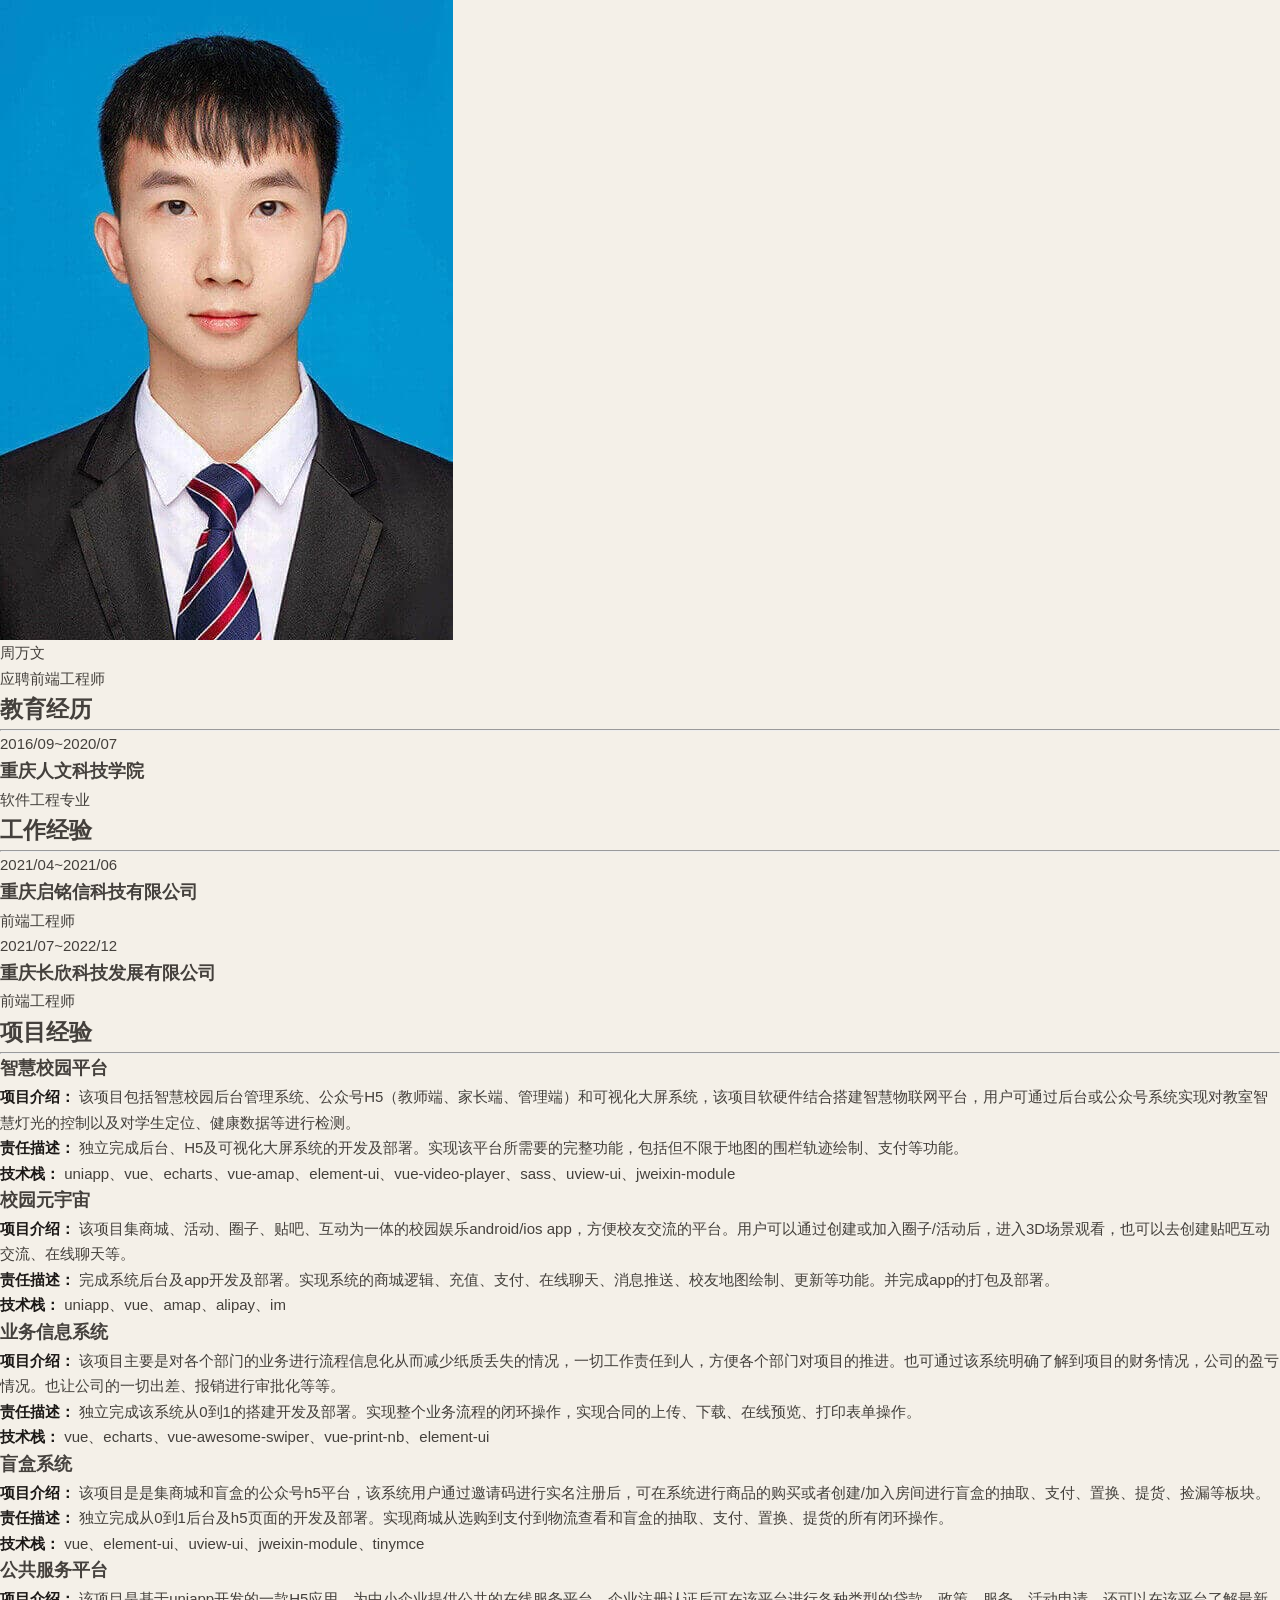
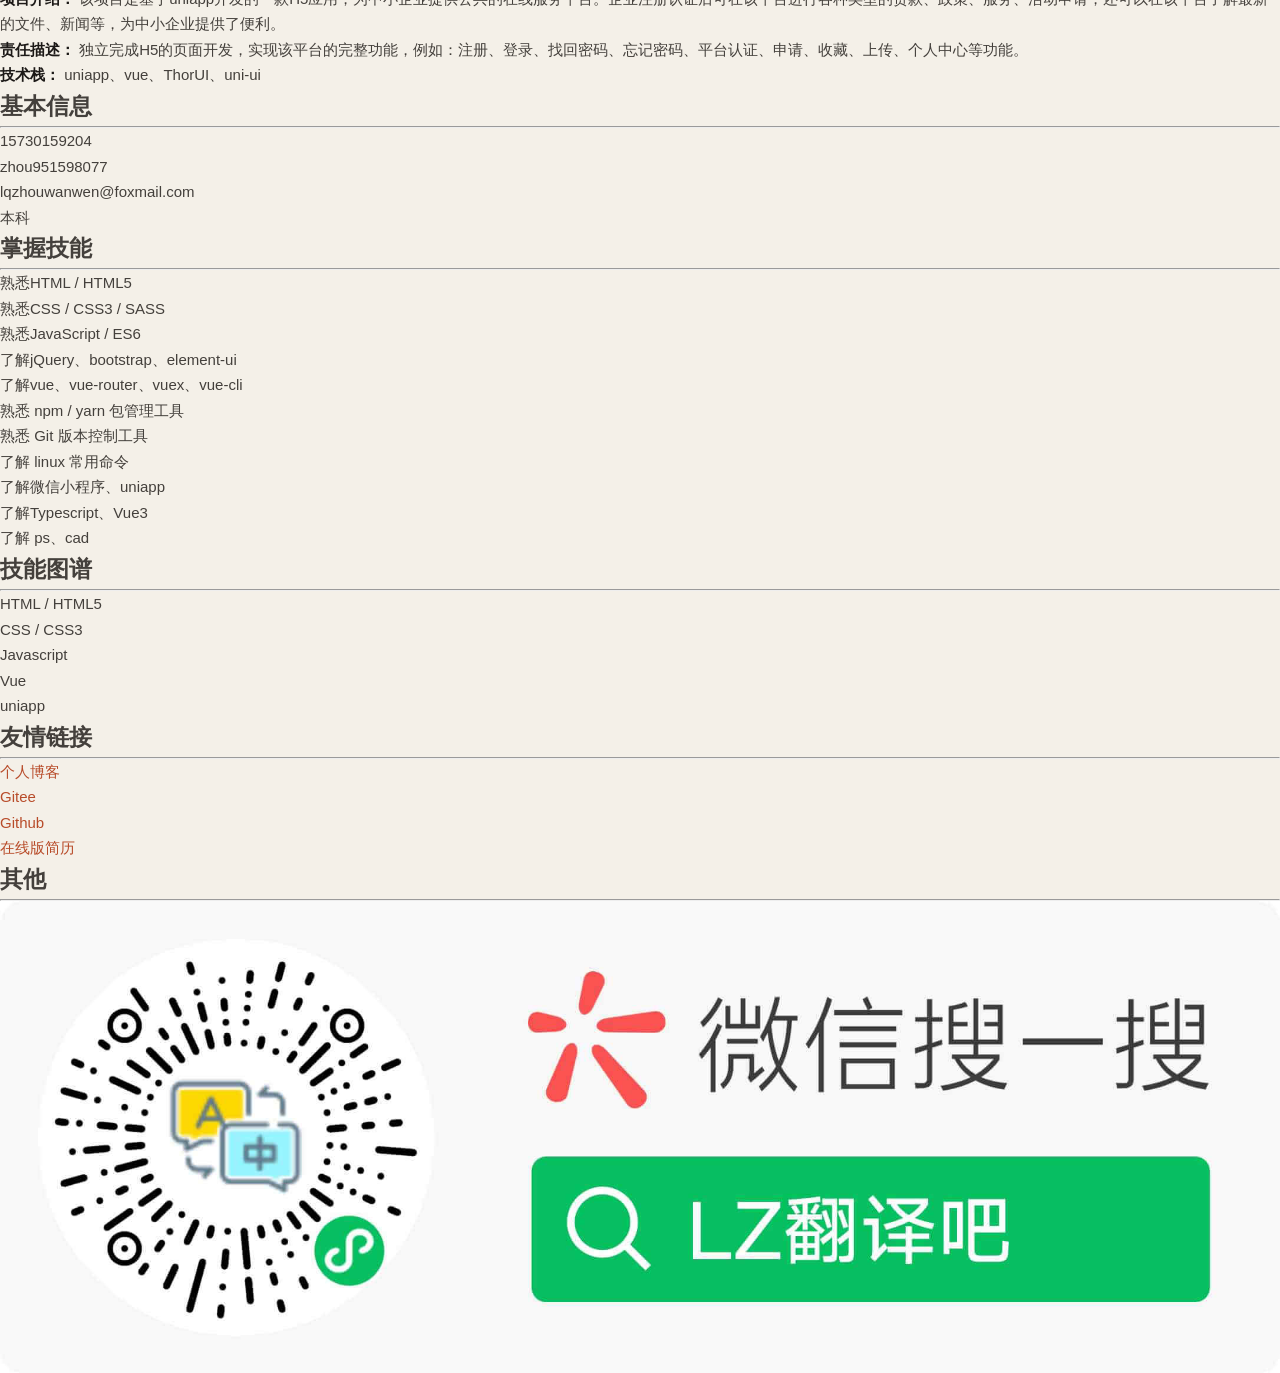
<file: index.html>
<!DOCTYPE html>
<html lang="en">

<head>
  <meta charset="UTF-8">
  <meta name="viewport" content="width=device-width, initial-scale=1.0">
  <meta http-equiv="X-UA-Compatible" content="ie=edge">
  <title>周万文-应聘前端工程师-2021-7</title>
  <link rel="stylesheet" href="//at.alicdn.com/t/font_2030166_e9ht06heiil.css">
  <link rel="stylesheet" href="./style.css">
</head>

<body>
  <header>
    <figure>
      <img src="./img/me-min.jpg" alt="个人头像">
      <div>
        <figcaption>周万文</figcaption>
        <p>应聘前端工程师</p>
      </div>
    </figure>
  </header>
  <main>
    <section>
      <span class="iconfont icon-education"></span>
      <h2>教育经历</h2>
      <hr>
      <div class="detail">
        <div class="timeline-panel">
          <div class="date">2016/09~2020/07</div>
          <h3>重庆人文科技学院</h3>
          <p class="intro">软件工程专业</p>
        </div>
      </div>
    </section>
    <section>
      <span class="iconfont icon-project"></span>
      <h2 class="proexper">工作经验</h2>
      <hr>
      <div class="detail">
        <div class="timeline-panel">
          <div class="date">2021/04~2021/06</div>
          <h3>重庆启铭信科技有限公司</h3>
          <p class="intro">前端工程师</p>
        </div>
        <div class="timeline-panel">
          <div class="date">2021/07~2022/12</div>
          <h3>重庆长欣科技发展有限公司</h3>
          <p class="intro">前端工程师</p>
        </div>
      </div>
    </section>
    <section>
      <span class="iconfont icon-project"></span>
      <h2 class="proexper">项目经验</h2>
      <hr>
      <div class="detail">
        <div class="timeline-panel">
          <h3 class="date">智慧校园平台</h3>
          <div class="detail">
            <ul>
              <li>
                <strong>项目介绍：</strong>
                该项目包括智慧校园后台管理系统、公众号H5（教师端、家长端、管理端）和可视化大屏系统，该项目软硬件结合搭建智慧物联网平台，用户可通过后台或公众号系统实现对教室智慧灯光的控制以及对学生定位、健康数据等进行检测。
              </li>
              <li>
                <strong>责任描述：</strong>
                独立完成后台、H5及可视化大屏系统的开发及部署。实现该平台所需要的完整功能，包括但不限于地图的围栏轨迹绘制、支付等功能。
              </li>
              <li class="Tstack">
                <strong>技术栈：</strong>
                uniapp、vue、echarts、vue-amap、element-ui、vue-video-player、sass、uview-ui、jweixin-module
              </li>
            </ul>
          </div>
        </div>
        <div class="timeline-panel">
          <h3 class="date">校园元宇宙</h3>
          <div class="detail">
            <ul>
              <li>
                <strong>项目介绍：</strong>
                该项目集商城、活动、圈子、贴吧、互动为一体的校园娱乐android/ios app，方便校友交流的平台。用户可以通过创建或加入圈子/活动后，进入3D场景观看，也可以去创建贴吧互动交流、在线聊天等。
              </li>
              <li>
                <strong>责任描述：</strong>
                完成系统后台及app开发及部署。实现系统的商城逻辑、充值、支付、在线聊天、消息推送、校友地图绘制、更新等功能。并完成app的打包及部署。
              </li>
              <li class="Tstack">
                <strong>技术栈：</strong>
                uniapp、vue、amap、alipay、im
              </li>
            </ul>
          </div>
        </div>
        <div class="timeline-panel">
          <h3 class="date">业务信息系统</h3>
          <div class="detail">
            <ul>
              <li>
                <strong>项目介绍：</strong>
                该项目主要是对各个部门的业务进行流程信息化从而减少纸质丢失的情况，一切工作责任到人，方便各个部门对项目的推进。也可通过该系统明确了解到项目的财务情况，公司的盈亏情况。也让公司的一切出差、报销进行审批化等等。
              </li>
              <li>
                <strong>责任描述：</strong>
                独立完成该系统从0到1的搭建开发及部署。实现整个业务流程的闭环操作，实现合同的上传、下载、在线预览、打印表单操作。
              </li>
              <li class="Tstack">
                <strong>技术栈：</strong>
                vue、echarts、vue-awesome-swiper、vue-print-nb、element-ui
              </li>
            </ul>
          </div>
        </div>
        <div class="timeline-panel">
          <h3 class="date">盲盒系统</h3>
          <div class="detail">
            <ul>
              <li>
                <strong>项目介绍：</strong>
                该项目是是集商城和盲盒的公众号h5平台，该系统用户通过邀请码进行实名注册后，可在系统进行商品的购买或者创建/加入房间进行盲盒的抽取、支付、置换、提货、捡漏等板块。
              </li>
              <li>
                <strong>责任描述：</strong>
                独立完成从0到1后台及h5页面的开发及部署。实现商城从选购到支付到物流查看和盲盒的抽取、支付、置换、提货的所有闭环操作。
              </li>
              <li class="Tstack">
                <strong>技术栈：</strong>
                vue、element-ui、uview-ui、jweixin-module、tinymce
              </li>
            </ul>
          </div>
        </div>
        <div class="timeline-panel">
          <h3 class="date">公共服务平台</h3>
          <div class="detail">
            <ul>
              <li>
                <strong>项目介绍：</strong>
                该项目是基于uniapp开发的一款H5应用，为中小企业提供公共的在线服务平台。企业注册认证后可在该平台进行各种类型的贷款、政策、服务、活动申请，还可以在该平台了解最新的文件、新闻等，为中小企业提供了便利。
              </li>
              <li>
                <strong>责任描述：</strong>
                独立完成H5的页面开发，实现该平台的完整功能，例如：注册、登录、找回密码、忘记密码、平台认证、申请、收藏、上传、个人中心等功能。
              </li>
              <li class="Tstack">
                <strong>技术栈：</strong>
                uniapp、vue、ThorUI、uni-ui
              </li>
            </ul>
          </div>
        </div>
        <!-- <div class="timeline-panel">
          <h3 class="date">企业采购商城</h3>
          <div class="detail">
            <ul>
              <li>
                <strong>项目介绍：</strong>
                该项目是基于Vue开发的一款企业采购的在线商城。该商城为企业采购大量的必须品提供了一个在线平台，在该平台上企业将以更加实惠的价格采购到所需要的商品。
              </li>
              <li>
                <strong>责任描述：</strong>
                独立完成在线商城PC端页面，从注册登录、浏览商品、商品购买、支付、开发票、查看订单信息等等功能完整的实现了一个闭环操作。
              </li>
              <li class="Tstack">
                <strong>技术栈：</strong>
                vue、vuex、vue-router、vue-cli、axios、element-ui、swiper、sass、npm、git
              </li>
            </ul>
          </div>
        </div>
        <br> -->
        <!-- <div class="timeline-panel">
          <h3 class="date">个人论坛</h3>
          <div class="detail">
            <ul>
              <li>
                <strong>项目介绍：</strong>
                该项目是基于SSM及Vue框架搭建的论坛社区，采用了前后端分离技术，该系统分为用户端和管理员端。在用户端实现了如下功能，比如：注册登录、增 / 删 / 改 / 查文章、评论、查看 /
                修改个人信息、音乐播放等功能；在管理员端实现了如下功能，比如：用户管理、文章管理、分类管理。
              </li>
              <li class="Tstack">
                <strong>技术栈：</strong>
                vue、vuex、vue-router、vue-cli、jQuery、axios、bootstrap、wangeditor、element-ui、npm、git
              </li>
              <li>
                <strong>浏览链接：</strong>
                <a href="https://github.com/LqZww/forum-vue#%E9%83%A8%E5%88%86%E9%A2%84%E8%A7%88%E5%9B%BE"
                  target="_black">
                  github.com/LqZww/forum-vue</a>
              </li>
              <li>
                <strong>项目源码：</strong>
                <a href="https://github.com/LqZww/forum-vue" target="_black">
                  github.com/LqZww/forum-vue</a>
              </li>
              <li>
                <strong>实例图：</strong>
                <img class="min" src="./img/个人论坛.jpg" alt="">
              </li>
            </ul>
          </div>
        </div> -->
        <!-- <div class="timeline-panel">
          <h3 class="date">cnode社区</h3>
          <div class="detail">
            <ul>
              <li>
                <strong>项目介绍：</strong>
                该项目使用了Vue框架来高仿cnode社区，利用cnode社区的API实现了部分功能。
              </li>
              <li class="Tstack">
                <strong>技术栈：</strong>
                vue、vuex、vue-router、vue-cli、jQuery、axios
              </li>
              <li>
                <strong>浏览链接：</strong>
                <a href="https://lqzww.github.io/cnode/dist/index.html#/" target="_black">
                  lqzww.github.io/cnode/dist/index.html</a>
              </li>
              <li>
                <strong>项目源码：</strong>
                <a href="https://github.com/LqZww/cnode" target="_black">
                  github.com/LqZww/cnode</a>
              </li>
              <li>
                <strong>实例图：</strong>
                <img class="min" src="./img/cnode.jpg" alt="">
              </li>
            </ul>
          </div>
        </div> -->
        <!-- <div class="timeline-panel">
          <h3 class="date">个人在线简历</h3>
          <div class="detail">
            <ul>
              <li>
                <strong>项目介绍：</strong>
                该项目是实现个人的在线简历，实现了技能条、轮播、在线留言等功能。其中使用了swiperjs库、LeanCloud数据管理平台。
              </li>
              <li class="Tstack">
                <strong>技术栈：</strong>
                原生JS、Swiper、LeanCloud
              </li>
              <li>
                <strong>浏览链接：</strong>
                <a href="https://lqzww.github.io/resume/" target="_black">
                  lqzww.github.io/resume</a>
              </li>
              <li>
                <strong>项目源码：</strong>
                <a href="https://github.com/LqZww/resume/" target="_black">
                  github.com/LqZww/resume</a>
              </li>
              <li>
                <strong>实例图：</strong>
                <img class="min" src="./img/个人在线简历.jpg" alt="">
              </li>
            </ul>
          </div>
        </div> -->
        <!-- <div class="timeline-panel">
          <h3 class="date">在线画板</h3>
          <div class="detail">
            <ul>
              <li>
                <strong>项目介绍：</strong>
                该项目实现PC、移动端的在线画图平台。主要利用了Canvas API，实现了画图、画笔颜色与粗细的选择、橡皮擦、清屏、下载功能。
              </li>
              <li>
                <strong>浏览链接：</strong>
                <a href="https://lqzww.github.io/canvas/" target="_black">
                  lqzww.github.io/canvas</a>
              </li>
              <li>
                <strong>项目源码：</strong>
                <a href="https://github.com/LqZww/canvas/" target="_black">
                  github.com/LqZww/canvas</a>
              </li>
              <li>
                <strong>实例图：</strong>
                <img class="min" src="./img/canvas.jpg" alt="">
              </li>
            </ul>
          </div>
        </div> -->
      </div>
    </section>
  </main>

  <aside>
    <section>
      <span class="iconfont icon-personal"></span>
      <h2>基本信息</h2>
      <hr>
      <div class="detail">
        <div class="icon-list"><span class="iconfont icon-phone"></span>15730159204</div>
        <div class="icon-list"><span class="iconfont icon-wechat"></span>zhou951598077</div>
        <div class="icon-list"><span class="iconfont icon-email"></span>lqzhouwanwen@foxmail.com</div>
        <div class="icon-list"><span class="iconfont icon-education"></span>本科</div>
      </div>
    </section>

    <section>
      <span class="iconfont icon-introduction"></span>
      <h2>掌握技能</h2>
      <hr>
      <div class="detail">
        <ul>
          <li>熟悉HTML / HTML5</li>
          <li>熟悉CSS / CSS3 / SASS</li>
          <li>熟悉JavaScript / ES6</li>
          <li>了解jQuery、bootstrap、element-ui</li>
          <li>了解vue、vue-router、vuex、vue-cli</li>
          <li>熟悉 npm / yarn 包管理工具</li>
          <li>熟悉 Git 版本控制工具</li>
          <li>了解 linux 常用命令</li>
          <li>了解微信小程序、uniapp</li>
          <li>了解Typescript、Vue3</li>
          <li>了解 ps、cad</li>
        </ul>
      </div>
    </section>

    <section>
      <span class="iconfont icon-skills"></span>
      <h2>技能图谱</h2>
      <hr>
      <div class="detail">
        <dl class="skill-bar">
          <dt>HTML / HTML5</dt>
          <dd>
            <div style="width:76%"></div>
          </dd>
          <dt>CSS / CSS3</dt>
          <dd>
            <div style="width:73%"></div>
          </dd>
          <dt>Javascript</dt>
          <dd>
            <div style="width:60%"></div>
          </dd>
          <dt>Vue</dt>
          <dd>
            <div style="width:80%"></div>
          </dd>
          <dt>uniapp</dt>
          <dd>
            <div style="width:75%"></div>
          </dd>
        </dl>
      </div>
    </section>
    <section>
      <span class="iconfont icon-chaining"></span>
      <h2>友情链接</h2>
      <hr>
      <div class="detail">
        <ul>
          <li><a href="https://www.lqzww.top/" target="_blank">个人博客</a></li>
          <li><a href="https://gitee.com/LqZww" target="_blank">Gitee</a></li>
          <li><a href="https://github.com/LqZww" target="_blank">Github</a></li>
          <!-- <li><a href="https://www.cnblogs.com/LqZww" target="_blank">博客园</a></li> -->
          <li><a href="https://lqzww.github.io/work-resume/" target="_blank">在线版简历</a></li>
        </ul>
      </div>
    </section>
    <section>
      <span class="iconfont icon-other"></span>
      <h2>其他</h2>
      <hr>
      <div class="detail">
        <img class="min" src="./img/微信小程序.jpg" alt="">
      </div>
    </section>
  </aside>

  <script src="./js/jquery-1.12.4.min.js"></script>
  <script src="./js/main.js"></script>
</body>

</html>
</file>
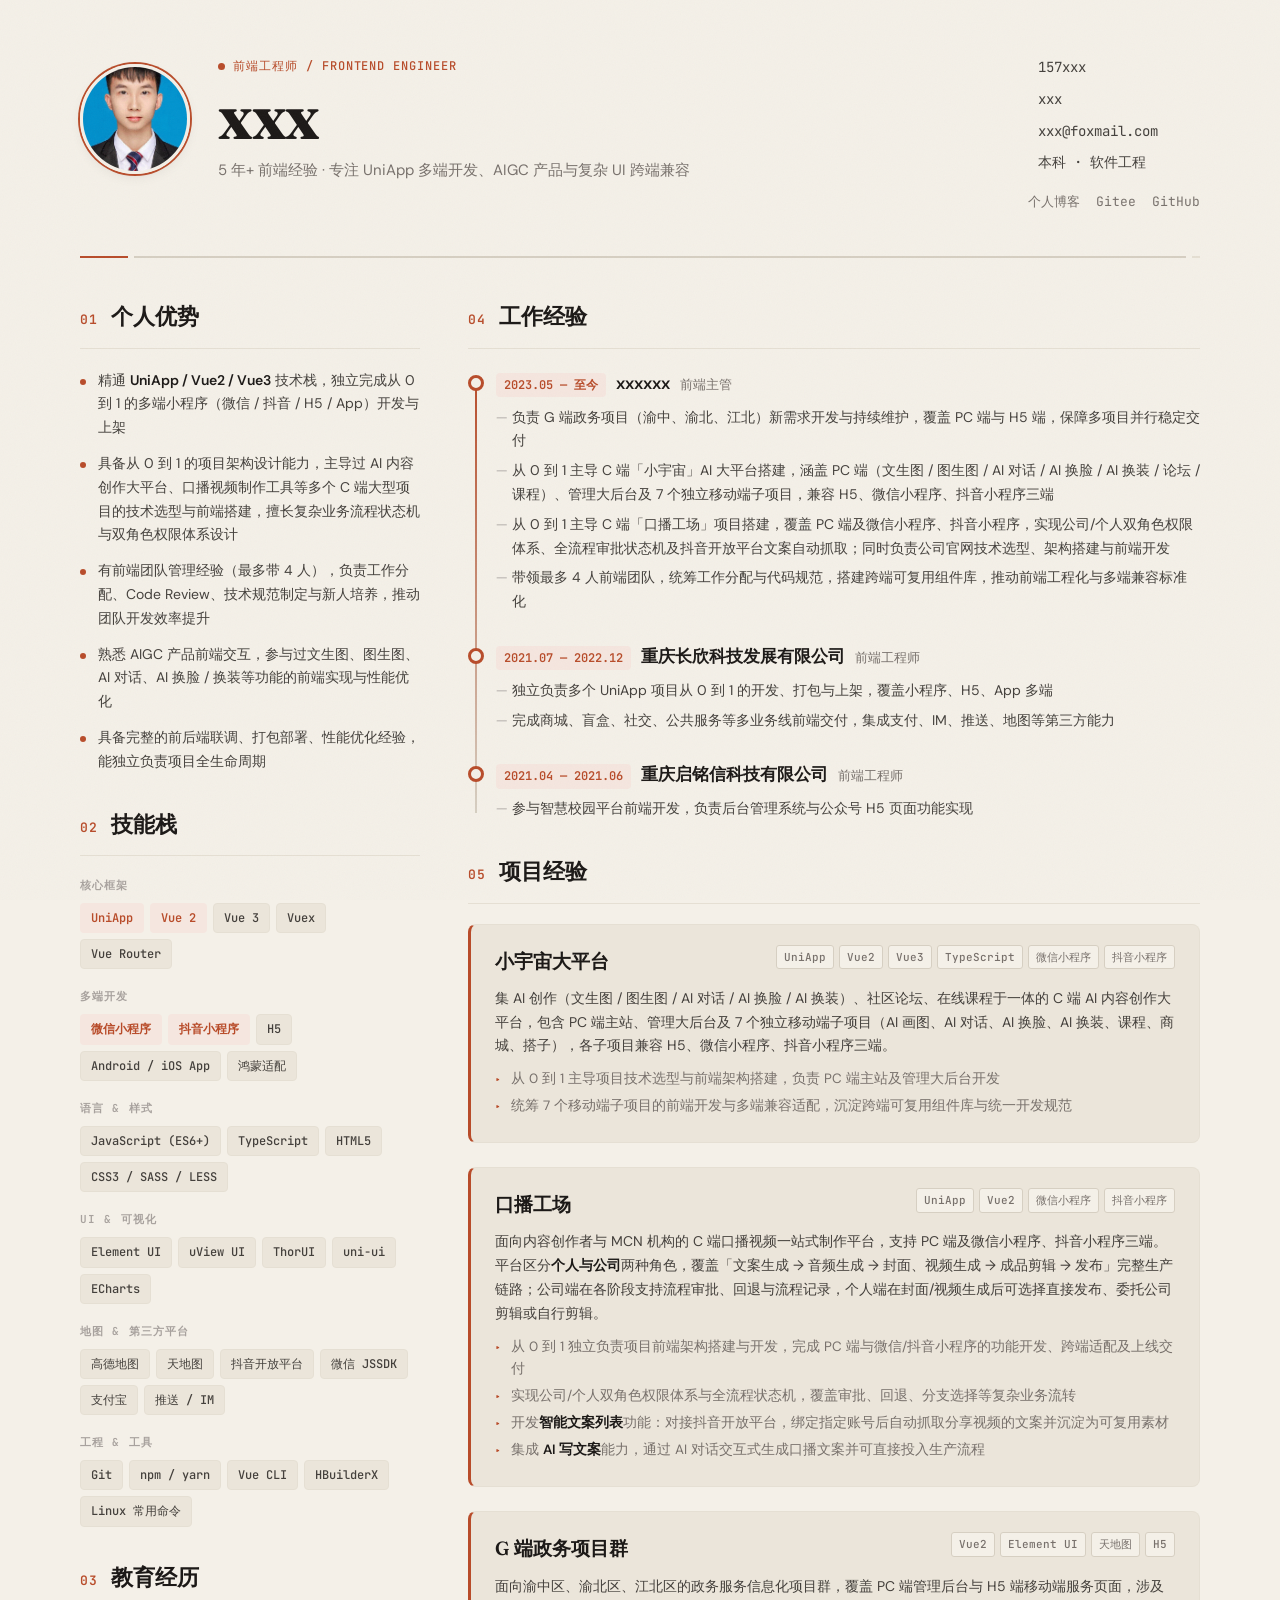
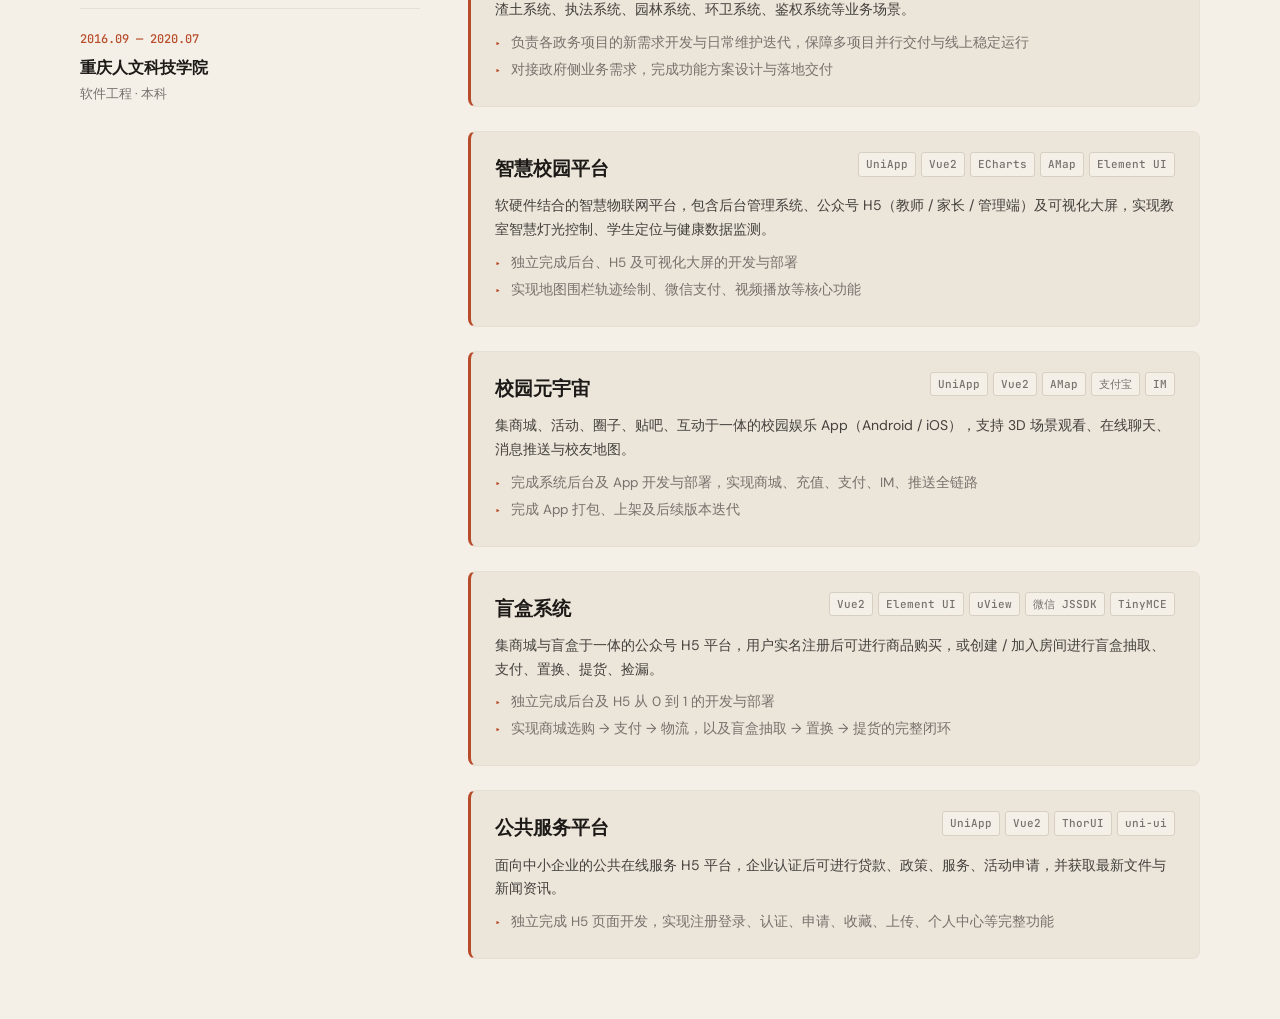
<file: index-engineer.html>
<!DOCTYPE html>
<html lang="zh-CN">

<head>
  <meta charset="UTF-8">
  <meta name="viewport" content="width=device-width, initial-scale=1.0">
  <title>xxx — 前端工程师 · 在线简历</title>
  <meta name="description" content="前端工程师在线简历，5年+前端经验，专注 UniApp 多端开发、AIGC 产品、复杂 UI 组件跨端兼容与团队管理。">
  <link rel="preconnect" href="https://fonts.googleapis.com">
  <link rel="preconnect" href="https://fonts.gstatic.com" crossorigin>
  <link href="https://fonts.googleapis.com/css2?family=Fraunces:ital,opsz,wght@0,9..144,300;0,9..144,400;0,9..144,600;0,9..144,700;0,9..144,900;1,9..144,400&family=DM+Sans:wght@300;400;500;600;700&family=JetBrains+Mono:wght@400;500;600&display=swap" rel="stylesheet">
  <link rel="stylesheet" href="//at.alicdn.com/t/font_2030166_e9ht06heiil.css">
  <link rel="stylesheet" href="./style.css">
</head>

<body>
  <!-- 纸张噪点纹理层 -->
  <div class="grain-overlay" aria-hidden="true"></div>

  <!-- ===== HERO ===== -->
  <header class="hero">
    <div class="hero__inner">
      <div class="hero__left">
        <div class="hero__avatar">
          <img src="./img/me-min.jpg" alt="个人头像">
        </div>
        <div class="hero__text">
          <p class="hero__eyebrow"><span class="dot"></span> 前端工程师 / Frontend Engineer</p>
          <h1 class="hero__name">xxx</h1>
          <p class="hero__tagline">5 年+ 前端经验 · 专注 UniApp 多端开发、AIGC 产品与复杂 UI 跨端兼容</p>
        </div>
      </div>
      <div class="hero__right">
        <div class="hero__meta">
          <div class="meta-item">
            <span class="iconfont icon-phone"></span>
            <span>157xxx</span>
          </div>
          <div class="meta-item">
            <span class="iconfont icon-wechat"></span>
            <span>xxx</span>
          </div>
          <div class="meta-item">
            <span class="iconfont icon-email"></span>
            <span>xxx@foxmail.com</span>
          </div>
          <div class="meta-item">
            <span class="iconfont icon-education"></span>
            <span>本科 · 软件工程</span>
          </div>
        </div>
        <div class="hero__links">
          <a href="#" target="_blank" rel="noopener">个人博客</a>
          <a href="#" target="_blank" rel="noopener">Gitee</a>
          <a href="#" target="_blank" rel="noopener">GitHub</a>
        </div>
      </div>
    </div>
    <div class="hero__divider" aria-hidden="true">
      <span></span><span></span><span></span>
    </div>
  </header>

  <!-- ===== 主体两栏 ===== -->
  <div class="layout">

    <!-- ---------- 侧栏 ---------- -->
    <aside class="sidebar">

      <!-- 个人优势 -->
      <section class="card reveal" style="--delay:0.05s">
        <div class="card__head">
          <span class="card__num">01</span>
          <h2>个人优势</h2>
        </div>
        <ul class="highlight-list">
          <li>精通 <strong>UniApp / Vue2 / Vue3</strong> 技术栈，独立完成从 0 到 1 的多端小程序（微信 / 抖音 / H5 / App）开发与上架</li>
          <li>具备从 0 到 1 的项目架构设计能力，主导过 AI 内容创作大平台、口播视频制作工具等多个 C 端大型项目的技术选型与前端搭建，擅长复杂业务流程状态机与双角色权限体系设计</li>
          <li>有前端团队管理经验（最多带 4 人），负责工作分配、Code Review、技术规范制定与新人培养，推动团队开发效率提升</li>
          <li>熟悉 AIGC 产品前端交互，参与过文生图、图生图、AI 对话、AI 换脸 / 换装等功能的前端实现与性能优化</li>
          <li>具备完整的前后端联调、打包部署、性能优化经验，能独立负责项目全生命周期</li>
        </ul>
      </section>

      <!-- 技能栈 -->
      <section class="card reveal" style="--delay:0.1s">
        <div class="card__head">
          <span class="card__num">02</span>
          <h2>技能栈</h2>
        </div>
        <div class="skill-groups">
          <div class="skill-group">
            <h3>核心框架</h3>
            <div class="tag-cloud">
              <span class="tag tag--primary">UniApp</span>
              <span class="tag tag--primary">Vue 2</span>
              <span class="tag">Vue 3</span>
              <span class="tag">Vuex</span>
              <span class="tag">Vue Router</span>
            </div>
          </div>
          <div class="skill-group">
            <h3>多端开发</h3>
            <div class="tag-cloud">
              <span class="tag tag--primary">微信小程序</span>
              <span class="tag tag--primary">抖音小程序</span>
              <span class="tag">H5</span>
              <span class="tag">Android / iOS App</span>
              <span class="tag">鸿蒙适配</span>
            </div>
          </div>
          <div class="skill-group">
            <h3>语言 & 样式</h3>
            <div class="tag-cloud">
              <span class="tag">JavaScript (ES6+)</span>
              <span class="tag">TypeScript</span>
              <span class="tag">HTML5</span>
              <span class="tag">CSS3 / SASS / LESS</span>
            </div>
          </div>
          <div class="skill-group">
            <h3>UI & 可视化</h3>
            <div class="tag-cloud">
              <span class="tag">Element UI</span>
              <span class="tag">uView UI</span>
              <span class="tag">ThorUI</span>
              <span class="tag">uni-ui</span>
              <span class="tag">ECharts</span>
            </div>
          </div>
          <div class="skill-group">
            <h3>地图 & 第三方平台</h3>
            <div class="tag-cloud">
              <span class="tag">高德地图</span>
              <span class="tag">天地图</span>
              <span class="tag">抖音开放平台</span>
              <span class="tag">微信 JSSDK</span>
              <span class="tag">支付宝</span>
              <span class="tag">推送 / IM</span>
            </div>
          </div>
          <div class="skill-group">
            <h3>工程 & 工具</h3>
            <div class="tag-cloud">
              <span class="tag">Git</span>
              <span class="tag">npm / yarn</span>
              <span class="tag">Vue CLI</span>
              <span class="tag">HBuilderX</span>
              <span class="tag">Linux 常用命令</span>
            </div>
          </div>
        </div>
      </section>

      <!-- 教育经历 -->
      <section class="card reveal" style="--delay:0.15s">
        <div class="card__head">
          <span class="card__num">03</span>
          <h2>教育经历</h2>
        </div>
        <div class="edu-item">
          <div class="edu-item__date">2016.09 — 2020.07</div>
          <h3>重庆人文科技学院</h3>
          <p>软件工程 · 本科</p>
        </div>
      </section>

    </aside>

    <!-- ---------- 主内容 ---------- -->
    <main class="main-content">

      <!-- 工作经验 -->
      <section class="card reveal" style="--delay:0.1s">
        <div class="card__head">
          <span class="card__num">04</span>
          <h2>工作经验</h2>
        </div>

        <div class="timeline">
          <div class="timeline__item">
            <div class="timeline__marker"></div>
            <div class="timeline__content">
              <div class="timeline__top">
                <span class="timeline__date">2023.05 — 至今</span>
                <h3>xxxxxx</h3>
                <span class="timeline__role">前端主管</span>
              </div>
              <ul class="timeline__desc">
                <li>负责 G 端政务项目（渝中、渝北、江北）新需求开发与持续维护，覆盖 PC 端与 H5 端，保障多项目并行稳定交付</li>
                <li>从 0 到 1 主导 C 端「小宇宙」AI 大平台搭建，涵盖 PC 端（文生图 / 图生图 / AI 对话 / AI 换脸 / AI 换装 / 论坛 / 课程）、管理大后台及 7 个独立移动端子项目，兼容 H5、微信小程序、抖音小程序三端</li>
                <li>从 0 到 1 主导 C 端「口播工场」项目搭建，覆盖 PC 端及微信小程序、抖音小程序，实现公司/个人双角色权限体系、全流程审批状态机及抖音开放平台文案自动抓取；同时负责公司官网技术选型、架构搭建与前端开发</li>
                <li>带领最多 4 人前端团队，统筹工作分配与代码规范，搭建跨端可复用组件库，推动前端工程化与多端兼容标准化</li>
              </ul>
            </div>
          </div>

          <div class="timeline__item">
            <div class="timeline__marker"></div>
            <div class="timeline__content">
              <div class="timeline__top">
                <span class="timeline__date">2021.07 — 2022.12</span>
                <h3>重庆长欣科技发展有限公司</h3>
                <span class="timeline__role">前端工程师</span>
              </div>
              <ul class="timeline__desc">
                <li>独立负责多个 UniApp 项目从 0 到 1 的开发、打包与上架，覆盖小程序、H5、App 多端</li>
                <li>完成商城、盲盒、社交、公共服务等多业务线前端交付，集成支付、IM、推送、地图等第三方能力</li>
              </ul>
            </div>
          </div>

          <div class="timeline__item">
            <div class="timeline__marker"></div>
            <div class="timeline__content">
              <div class="timeline__top">
                <span class="timeline__date">2021.04 — 2021.06</span>
                <h3>重庆启铭信科技有限公司</h3>
                <span class="timeline__role">前端工程师</span>
              </div>
              <ul class="timeline__desc">
                <li>参与智慧校园平台前端开发，负责后台管理系统与公众号 H5 页面功能实现</li>
              </ul>
            </div>
          </div>
        </div>
      </section>

      <!-- 项目经验 -->
      <section class="card reveal" style="--delay:0.15s">
        <div class="card__head">
          <span class="card__num">05</span>
          <h2>项目经验</h2>
        </div>

        <div class="project-list">

          <article class="project">
            <div class="project__head">
              <h3>小宇宙大平台</h3>
              <div class="project__tags">
                <span>UniApp</span><span>Vue2</span><span>Vue3</span><span>TypeScript</span><span>微信小程序</span><span>抖音小程序</span>
              </div>
            </div>
            <p class="project__intro">集 AI 创作（文生图 / 图生图 / AI 对话 / AI 换脸 / AI 换装）、社区论坛、在线课程于一体的 C 端 AI 内容创作大平台，包含 PC 端主站、管理大后台及 7 个独立移动端子项目（AI 画图、AI 对话、AI 换脸、AI 换装、课程、商城、搭子），各子项目兼容 H5、微信小程序、抖音小程序三端。</p>
            <ul class="project__resp">
              <li>从 0 到 1 主导项目技术选型与前端架构搭建，负责 PC 端主站及管理大后台开发</li>
              <li>统筹 7 个移动端子项目的前端开发与多端兼容适配，沉淀跨端可复用组件库与统一开发规范</li>
            </ul>
          </article>

          <article class="project">
            <div class="project__head">
              <h3>口播工场</h3>
              <div class="project__tags">
                <span>UniApp</span><span>Vue2</span><span>微信小程序</span><span>抖音小程序</span>
              </div>
            </div>
            <p class="project__intro">面向内容创作者与 MCN 机构的 C 端口播视频一站式制作平台，支持 PC 端及微信小程序、抖音小程序三端。平台区分<strong>个人与公司</strong>两种角色，覆盖「文案生成 → 音频生成 → 封面、视频生成 → 成品剪辑 → 发布」完整生产链路；公司端在各阶段支持流程审批、回退与流程记录，个人端在封面/视频生成后可选择直接发布、委托公司剪辑或自行剪辑。</p>
            <ul class="project__resp">
              <li>从 0 到 1 独立负责项目前端架构搭建与开发，完成 PC 端与微信/抖音小程序的功能开发、跨端适配及上线交付</li>
              <li>实现公司/个人双角色权限体系与全流程状态机，覆盖审批、回退、分支选择等复杂业务流转</li>
              <li>开发<strong>智能文案列表</strong>功能：对接抖音开放平台，绑定指定账号后自动抓取分享视频的文案并沉淀为可复用素材</li>
              <li>集成 <strong>AI 写文案</strong>能力，通过 AI 对话交互式生成口播文案并可直接投入生产流程</li>
            </ul>
          </article>

          <article class="project">
            <div class="project__head">
              <h3>G 端政务项目群</h3>
              <div class="project__tags">
                <span>Vue2</span><span>Element UI</span><span>天地图</span><span>H5</span>
              </div>
            </div>
            <p class="project__intro">面向渝中区、渝北区、江北区的政务服务信息化项目群，覆盖 PC 端管理后台与 H5 端移动端服务页面，涉及渣土系统、执法系统、园林系统、环卫系统、鉴权系统等业务场景。</p>
            <ul class="project__resp">
              <li>负责各政务项目的新需求开发与日常维护迭代，保障多项目并行交付与线上稳定运行</li>
              <li>对接政府侧业务需求，完成功能方案设计与落地交付</li>
            </ul>
          </article>

          <article class="project">
            <div class="project__head">
              <h3>智慧校园平台</h3>
              <div class="project__tags">
                <span>UniApp</span><span>Vue2</span><span>ECharts</span><span>AMap</span><span>Element UI</span>
              </div>
            </div>
            <p class="project__intro">软硬件结合的智慧物联网平台，包含后台管理系统、公众号 H5（教师 / 家长 / 管理端）及可视化大屏，实现教室智慧灯光控制、学生定位与健康数据监测。</p>
            <ul class="project__resp">
              <li>独立完成后台、H5 及可视化大屏的开发与部署</li>
              <li>实现地图围栏轨迹绘制、微信支付、视频播放等核心功能</li>
            </ul>
          </article>

          <article class="project">
            <div class="project__head">
              <h3>校园元宇宙</h3>
              <div class="project__tags">
                <span>UniApp</span><span>Vue2</span><span>AMap</span><span>支付宝</span><span>IM</span>
              </div>
            </div>
            <p class="project__intro">集商城、活动、圈子、贴吧、互动于一体的校园娱乐 App（Android / iOS），支持 3D 场景观看、在线聊天、消息推送与校友地图。</p>
            <ul class="project__resp">
              <li>完成系统后台及 App 开发与部署，实现商城、充值、支付、IM、推送全链路</li>
              <li>完成 App 打包、上架及后续版本迭代</li>
            </ul>
          </article>

          <article class="project">
            <div class="project__head">
              <h3>盲盒系统</h3>
              <div class="project__tags">
                <span>Vue2</span><span>Element UI</span><span>uView</span><span>微信 JSSDK</span><span>TinyMCE</span>
              </div>
            </div>
            <p class="project__intro">集商城与盲盒于一体的公众号 H5 平台，用户实名注册后可进行商品购买，或创建 / 加入房间进行盲盒抽取、支付、置换、提货、捡漏。</p>
            <ul class="project__resp">
              <li>独立完成后台及 H5 从 0 到 1 的开发与部署</li>
              <li>实现商城选购 → 支付 → 物流，以及盲盒抽取 → 置换 → 提货的完整闭环</li>
            </ul>
          </article>

          <article class="project">
            <div class="project__head">
              <h3>公共服务平台</h3>
              <div class="project__tags">
                <span>UniApp</span><span>Vue2</span><span>ThorUI</span><span>uni-ui</span>
              </div>
            </div>
            <p class="project__intro">面向中小企业的公共在线服务 H5 平台，企业认证后可进行贷款、政策、服务、活动申请，并获取最新文件与新闻资讯。</p>
            <ul class="project__resp">
              <li>独立完成 H5 页面开发，实现注册登录、认证、申请、收藏、上传、个人中心等完整功能</li>
            </ul>
          </article>

        </div>
      </section>

    </main>
  </div>

  <script src="./js/main.js"></script>
</body>

</html>
</file>
<file: style.css>
/* ============================================================
   在线简历 — Editorial Developer 风格
   设计系统：暖纸底 + 焦赭强调 + 三层字体（衬线/无衬线/等宽）
   ============================================================ */

/* ---------- Design Tokens ---------- */
:root {
  /* 色彩 */
  --c-paper:      #f4f0e8;   /* 暖纸底色 */
  --c-paper-2:    #ebe5da;   /* 卡片底 */
  --c-ink:        #1c1917;   /* 深墨色（主文字） */
  --c-ink-2:      #44403c;   /* 次级文字 */
  --c-muted:      #78716c;   /* 辅助文字 */
  --c-faint:      #a8a29e;   /* 极淡文字 */
  --c-accent:     #b84c2a;   /* 焦赭色（主强调） */
  --c-accent-soft:#d97757;   /* 焦赭浅色 */
  --c-accent-bg:  #f5e6df;   /* 焦赭极浅底 */
  --c-line:       #d6cfc2;   /* 分割线 */
  --c-line-soft:  #e5dfd3;   /* 淡分割线 */

  /* 字体 */
  --f-display: 'Fraunces', 'Noto Serif SC', Georgia, serif;
  --f-body:    'DM Sans', 'PingFang SC', 'Microsoft YaHei', sans-serif;
  --f-mono:    'JetBrains Mono', 'SF Mono', 'Consolas', monospace;

  /* 尺寸 */
  --radius: 4px;
  --radius-lg: 8px;
  --shadow-sm: 0 1px 2px rgba(28,25,23,.04), 0 1px 3px rgba(28,25,23,.06);
  --shadow-md: 0 4px 12px rgba(28,25,23,.06), 0 2px 4px rgba(28,25,23,.04);

  /* 动画 */
  --ease: cubic-bezier(.22,.61,.36,1);
}

/* ---------- Reset & Base ---------- */
*, *::before, *::after {
  margin: 0;
  padding: 0;
  box-sizing: border-box;
}

html {
  scroll-behavior: smooth;
  -webkit-font-smoothing: antialiased;
  -moz-osx-font-smoothing: grayscale;
}

body {
  font-family: var(--f-body);
  font-size: 15px;
  line-height: 1.7;
  color: var(--c-ink-2);
  background: var(--c-paper);
  position: relative;
  min-height: 100vh;
  overflow-x: hidden;
}

/* 纸张噪点纹理 */
.grain-overlay {
  position: fixed;
  inset: 0;
  pointer-events: none;
  z-index: 9999;
  opacity: .035;
  background-image: url("data:image/svg+xml,%3Csvg viewBox='0 0 256 256' xmlns='http://www.w3.org/2000/svg'%3E%3Cfilter id='n'%3E%3CfeTurbulence type='fractalNoise' baseFrequency='0.85' numOctaves='4' stitchTiles='stitch'/%3E%3C/filter%3E%3Crect width='100%25' height='100%25' filter='url(%23n)'/%3E%3C/svg%3E");
  background-repeat: repeat;
  background-size: 256px 256px;
}

a {
  color: var(--c-accent);
  text-decoration: none;
  transition: color .2s var(--ease);
}
a:hover { color: var(--c-accent-soft); }

ul { list-style: none; }

img { max-width: 100%; display: block; }

strong { color: var(--c-ink); font-weight: 600; }

/* ---------- HERO ---------- */
.hero {
  position: relative;
  padding: 56px 40px 0;
  max-width: 1200px;
  margin: 0 auto;
}

.hero__inner {
  display: flex;
  justify-content: space-between;
  align-items: flex-start;
  gap: 40px;
  flex-wrap: wrap;
}

.hero__left {
  display: flex;
  align-items: center;
  gap: 28px;
  flex: 1;
  min-width: 320px;
}

.hero__avatar {
  flex-shrink: 0;
  width: 110px;
  height: 110px;
  border-radius: 50%;
  overflow: hidden;
  border: 3px solid var(--c-paper);
  box-shadow: 0 0 0 2px var(--c-accent), var(--shadow-md);
  position: relative;
}
.hero__avatar img {
  width: 100%;
  height: 100%;
  object-fit: cover;
}

.hero__eyebrow {
  font-family: var(--f-mono);
  font-size: 12px;
  font-weight: 500;
  letter-spacing: .08em;
  text-transform: uppercase;
  color: var(--c-accent);
  display: flex;
  align-items: center;
  gap: 8px;
  margin-bottom: 6px;
}
.hero__eyebrow .dot {
  width: 7px;
  height: 7px;
  border-radius: 50%;
  background: var(--c-accent);
  animation: pulse 2s ease-in-out infinite;
}
@keyframes pulse {
  0%, 100% { opacity: 1; transform: scale(1); }
  50% { opacity: .5; transform: scale(.8); }
}

.hero__name {
  font-family: var(--f-display);
  font-size: clamp(40px, 6vw, 64px);
  font-weight: 700;
  line-height: 1.05;
  color: var(--c-ink);
  letter-spacing: -.02em;
  margin-bottom: 8px;
}

.hero__tagline {
  font-size: 15px;
  color: var(--c-muted);
  max-width: 480px;
  line-height: 1.6;
}

.hero__right {
  flex-shrink: 0;
  text-align: right;
}

.hero__meta {
  display: flex;
  flex-direction: column;
  gap: 8px;
  margin-bottom: 16px;
}
.meta-item {
  display: inline-flex;
  align-items: center;
  gap: 10px;
  font-size: 14px;
  color: var(--c-ink-2);
  font-family: var(--f-mono);
}
.meta-item .iconfont {
  font-size: 16px;
  color: var(--c-accent);
}

.hero__links {
  display: flex;
  gap: 16px;
  justify-content: flex-end;
}
.hero__links a {
  font-size: 13px;
  font-family: var(--f-mono);
  color: var(--c-muted);
  border-bottom: 1px solid transparent;
  padding-bottom: 2px;
  transition: all .2s var(--ease);
}
.hero__links a:hover {
  color: var(--c-accent);
  border-bottom-color: var(--c-accent);
}

/* Hero 底部分割装饰 */
.hero__divider {
  display: flex;
  gap: 6px;
  margin-top: 40px;
  height: 2px;
}
.hero__divider span {
  display: block;
  height: 100%;
}
.hero__divider span:nth-child(1) { width: 48px; background: var(--c-accent); }
.hero__divider span:nth-child(2) { flex: 1; background: var(--c-line); }
.hero__divider span:nth-child(3) { width: 8px; background: var(--c-line-soft); }

/* ---------- Layout ---------- */
.layout {
  max-width: 1200px;
  margin: 0 auto;
  padding: 40px 40px 60px;
  display: grid;
  grid-template-columns: 340px 1fr;
  gap: 48px;
  align-items: start;
}

/* ---------- Card ---------- */
.card {
  margin-bottom: 32px;
}
.card:last-child { margin-bottom: 0; }

.card__head {
  display: flex;
  align-items: baseline;
  gap: 14px;
  margin-bottom: 20px;
  padding-bottom: 12px;
  border-bottom: 1px solid var(--c-line-soft);
}

.card__num {
  font-family: var(--f-mono);
  font-size: 13px;
  font-weight: 600;
  color: var(--c-accent);
  letter-spacing: .05em;
}

.card__head h2 {
  font-family: var(--f-display);
  font-size: 22px;
  font-weight: 600;
  color: var(--c-ink);
  letter-spacing: -.01em;
}

/* ---------- Sidebar: 个人优势 ---------- */
.highlight-list li {
  position: relative;
  padding-left: 18px;
  margin-bottom: 12px;
  font-size: 14px;
  line-height: 1.7;
  color: var(--c-ink-2);
}
.highlight-list li::before {
  content: '';
  position: absolute;
  left: 0;
  top: 10px;
  width: 6px;
  height: 6px;
  background: var(--c-accent);
  border-radius: 50%;
}
.highlight-list li:last-child { margin-bottom: 0; }

/* ---------- Sidebar: 技能栈 ---------- */
.skill-groups {
  display: flex;
  flex-direction: column;
  gap: 18px;
}
.skill-group h3 {
  font-family: var(--f-mono);
  font-size: 11px;
  font-weight: 600;
  letter-spacing: .1em;
  text-transform: uppercase;
  color: var(--c-faint);
  margin-bottom: 8px;
}
.tag-cloud {
  display: flex;
  flex-wrap: wrap;
  gap: 6px;
}
.tag {
  display: inline-block;
  padding: 4px 10px;
  font-family: var(--f-mono);
  font-size: 12px;
  font-weight: 500;
  color: var(--c-ink-2);
  background: var(--c-paper-2);
  border: 1px solid var(--c-line-soft);
  border-radius: var(--radius);
  transition: all .2s var(--ease);
  cursor: default;
}
.tag:hover {
  border-color: var(--c-accent-soft);
  color: var(--c-accent);
  transform: translateY(-1px);
}
.tag--primary {
  background: var(--c-accent-bg);
  border-color: transparent;
  color: var(--c-accent);
  font-weight: 600;
}
.tag--primary:hover {
  background: var(--c-accent);
  color: #fff;
}

/* ---------- Sidebar: 教育 ---------- */
.edu-item__date {
  font-family: var(--f-mono);
  font-size: 12px;
  color: var(--c-accent);
  font-weight: 500;
  margin-bottom: 4px;
}
.edu-item h3 {
  font-size: 16px;
  font-weight: 600;
  color: var(--c-ink);
  margin-bottom: 2px;
}
.edu-item p {
  font-size: 13px;
  color: var(--c-muted);
}

/* ---------- Sidebar: 二维码 ---------- */
.qr-wrap {
  text-align: center;
}
.qr-img {
  width: 140px;
  height: 140px;
  margin: 0 auto 10px;
  border-radius: var(--radius);
  border: 1px solid var(--c-line-soft);
  cursor: pointer;
  transition: transform .25s var(--ease);
}
.qr-img:hover { transform: scale(1.03); }
.qr-wrap p {
  font-size: 12px;
  color: var(--c-faint);
  font-family: var(--f-mono);
}

/* 二维码放大层 */
.qr-lightbox {
  position: fixed;
  inset: 0;
  background: rgba(28,25,23,.75);
  backdrop-filter: blur(4px);
  display: flex;
  align-items: center;
  justify-content: center;
  z-index: 10000;
  opacity: 0;
  visibility: hidden;
  transition: all .25s var(--ease);
  cursor: zoom-out;
}
.qr-lightbox.active {
  opacity: 1;
  visibility: visible;
}
.qr-lightbox img {
  max-width: 80vw;
  max-height: 80vh;
  border-radius: var(--radius-lg);
  box-shadow: 0 20px 60px rgba(0,0,0,.4);
  transform: scale(.9);
  transition: transform .3s var(--ease);
}
.qr-lightbox.active img { transform: scale(1); }

/* ---------- Main: 时间轴 ---------- */
.timeline {
  position: relative;
  padding-left: 28px;
}
.timeline::before {
  content: '';
  position: absolute;
  left: 7px;
  top: 8px;
  bottom: 8px;
  width: 2px;
  background: linear-gradient(to bottom, var(--c-accent), var(--c-line));
}

.timeline__item {
  position: relative;
  margin-bottom: 28px;
}
.timeline__item:last-child { margin-bottom: 0; }

.timeline__marker {
  position: absolute;
  left: -28px;
  top: 6px;
  width: 16px;
  height: 16px;
  border-radius: 50%;
  background: var(--c-paper);
  border: 3px solid var(--c-accent);
  z-index: 1;
}

.timeline__top {
  display: flex;
  align-items: baseline;
  flex-wrap: wrap;
  gap: 10px;
  margin-bottom: 8px;
}
.timeline__date {
  font-family: var(--f-mono);
  font-size: 12px;
  font-weight: 600;
  color: var(--c-accent);
  background: var(--c-accent-bg);
  padding: 2px 8px;
  border-radius: var(--radius);
  white-space: nowrap;
}
.timeline__top h3 {
  font-size: 17px;
  font-weight: 600;
  color: var(--c-ink);
}
.timeline__role {
  font-size: 13px;
  color: var(--c-muted);
  font-family: var(--f-mono);
}

.timeline__desc li {
  position: relative;
  padding-left: 16px;
  margin-bottom: 6px;
  font-size: 14px;
  line-height: 1.7;
  color: var(--c-ink-2);
}
.timeline__desc li::before {
  content: '—';
  position: absolute;
  left: 0;
  color: var(--c-faint);
  font-weight: 300;
}

/* ---------- Main: 项目卡片 ---------- */
.project-list {
  display: flex;
  flex-direction: column;
  gap: 24px;
}

.project {
  padding: 20px 24px;
  background: var(--c-paper-2);
  border: 1px solid var(--c-line-soft);
  border-radius: var(--radius-lg);
  border-left: 3px solid var(--c-accent);
  transition: all .25s var(--ease);
}
.project:hover {
  box-shadow: var(--shadow-md);
  transform: translateY(-2px);
  border-left-color: var(--c-accent-soft);
}

.project__head {
  display: flex;
  justify-content: space-between;
  align-items: flex-start;
  gap: 16px;
  flex-wrap: wrap;
  margin-bottom: 10px;
}
.project__head h3 {
  font-family: var(--f-display);
  font-size: 19px;
  font-weight: 600;
  color: var(--c-ink);
}

.project__tags {
  display: flex;
  flex-wrap: wrap;
  gap: 5px;
}
.project__tags span {
  font-family: var(--f-mono);
  font-size: 11px;
  font-weight: 500;
  color: var(--c-muted);
  background: var(--c-paper);
  border: 1px solid var(--c-line);
  padding: 2px 7px;
  border-radius: 3px;
}

.project__intro {
  font-size: 14px;
  line-height: 1.7;
  color: var(--c-ink-2);
  margin-bottom: 10px;
}

.project__resp li {
  position: relative;
  padding-left: 16px;
  margin-bottom: 4px;
  font-size: 13.5px;
  line-height: 1.7;
  color: var(--c-muted);
}
.project__resp li::before {
  content: '▸';
  position: absolute;
  left: 0;
  color: var(--c-accent);
  font-size: 11px;
  top: 2px;
}

/* ---------- Footer ---------- */
.footer {
  border-top: 1px solid var(--c-line-soft);
  padding: 24px 40px;
  max-width: 1200px;
  margin: 0 auto;
}
.footer__inner {
  display: flex;
  align-items: center;
  justify-content: center;
  gap: 12px;
  font-family: var(--f-mono);
  font-size: 12px;
  color: var(--c-faint);
}
.footer__sep { color: var(--c-line); }

/* ---------- Reveal 动画 ---------- */
.reveal {
  opacity: 0;
  transform: translateY(20px);
  animation: revealUp .6s var(--ease) forwards;
  animation-delay: var(--delay, 0s);
}
@keyframes revealUp {
  to {
    opacity: 1;
    transform: translateY(0);
  }
}

/* Hero 元素独立动画 */
.hero__avatar { animation: revealUp .6s var(--ease) both; }
.hero__text { animation: revealUp .6s var(--ease) .1s both; }
.hero__right { animation: revealUp .6s var(--ease) .2s both; }
.hero__divider { animation: revealUp .6s var(--ease) .3s both; }

/* ---------- 响应式 ---------- */

/* 平板竖屏 / 小屏笔记本：两栏 → 单栏 */
@media (max-width: 900px) {
  .hero { padding: 36px 24px 0; }
  .hero__inner { flex-direction: column; gap: 24px; }
  .hero__right { text-align: left; width: 100%; }
  .hero__meta { align-items: flex-start; }
  .hero__links { justify-content: flex-start; }

  .layout {
    grid-template-columns: 1fr;
    gap: 28px;
    padding: 28px 24px 48px;
  }
  /* 手机端按 HTML 自然顺序排列：01→02→03→04→05→06，不做 order 调换 */

  .footer { padding: 20px 24px; }
}

/* 手机端（大屏手机 ~ 普通手机） */
@media (max-width: 600px) {
  .hero { padding: 28px 20px 0; }
  .hero__left {
    flex-direction: column;
    text-align: center;
    gap: 14px;
  }
  .hero__avatar { width: 90px; height: 90px; }
  .hero__eyebrow { justify-content: center; }
  .hero__name { font-size: 36px; }
  .hero__tagline { margin: 0 auto; font-size: 14px; }
  .hero__right { text-align: center; }
  .hero__meta { align-items: center; }
  .hero__links { justify-content: center; flex-wrap: wrap; }

  .layout { padding: 24px 16px 40px; gap: 24px; }

  .card__head h2 { font-size: 20px; }
  .card__head { gap: 10px; }

  /* 时间轴：日期 / 公司 / 职位纵向排列 */
  .timeline__top { flex-direction: column; gap: 4px; align-items: flex-start; }

  /* 项目卡片：标题与技术栈标签纵向排列 */
  .project { padding: 16px; }
  .project__head { flex-direction: column; gap: 8px; }
  .project__tags { justify-content: flex-start; }

  /* 二维码 */
  .qr-img { width: 120px; height: 120px; }
}

/* 小屏手机（≤380px） */
@media (max-width: 380px) {
  .hero__name { font-size: 30px; }
  .hero__avatar { width: 78px; height: 78px; }
  .hero__tagline { font-size: 13px; }
  .meta-item { font-size: 13px; }
  .tag { font-size: 11px; padding: 3px 8px; }
  .project__tags span { font-size: 10px; }
  .timeline__date { font-size: 11px; }
}

/* ---------- 打印优化 ---------- */
/* 不设 @page size，用户可在打印对话框自由选择纵向 / 横向 */

@media print {
  /* ★ 强制打印背景色（需同时在打印对话框勾选"背景图形"） */
  * {
    -webkit-print-color-adjust: exact !important;
    print-color-adjust: exact !important;
    color-adjust: exact !important;
  }

  /* 隐藏屏显专属元素 */
  .grain-overlay,
  .footer,
  .qr-lightbox {
    display: none !important;
  }

  /* 确保滚动入场动画的元素全部可见 */
  .reveal,
  .hero__avatar,
  .hero__text,
  .hero__right,
  .hero__divider {
    opacity: 1 !important;
    transform: none !important;
    animation: none !important;
    transition: none !important;
  }

  /* 分页保护：卡片 / 项目 / 时间轴条目不被截断 */
  .card,
  .project,
  .timeline__item {
    break-inside: avoid;
    page-break-inside: avoid;
  }
  h2, h3 {
    break-after: avoid;
    page-break-after: avoid;
  }

  /* 悬停效果不打印 */
  .project:hover,
  .tag:hover {
    box-shadow: none;
    transform: none;
  }
}
</file>
